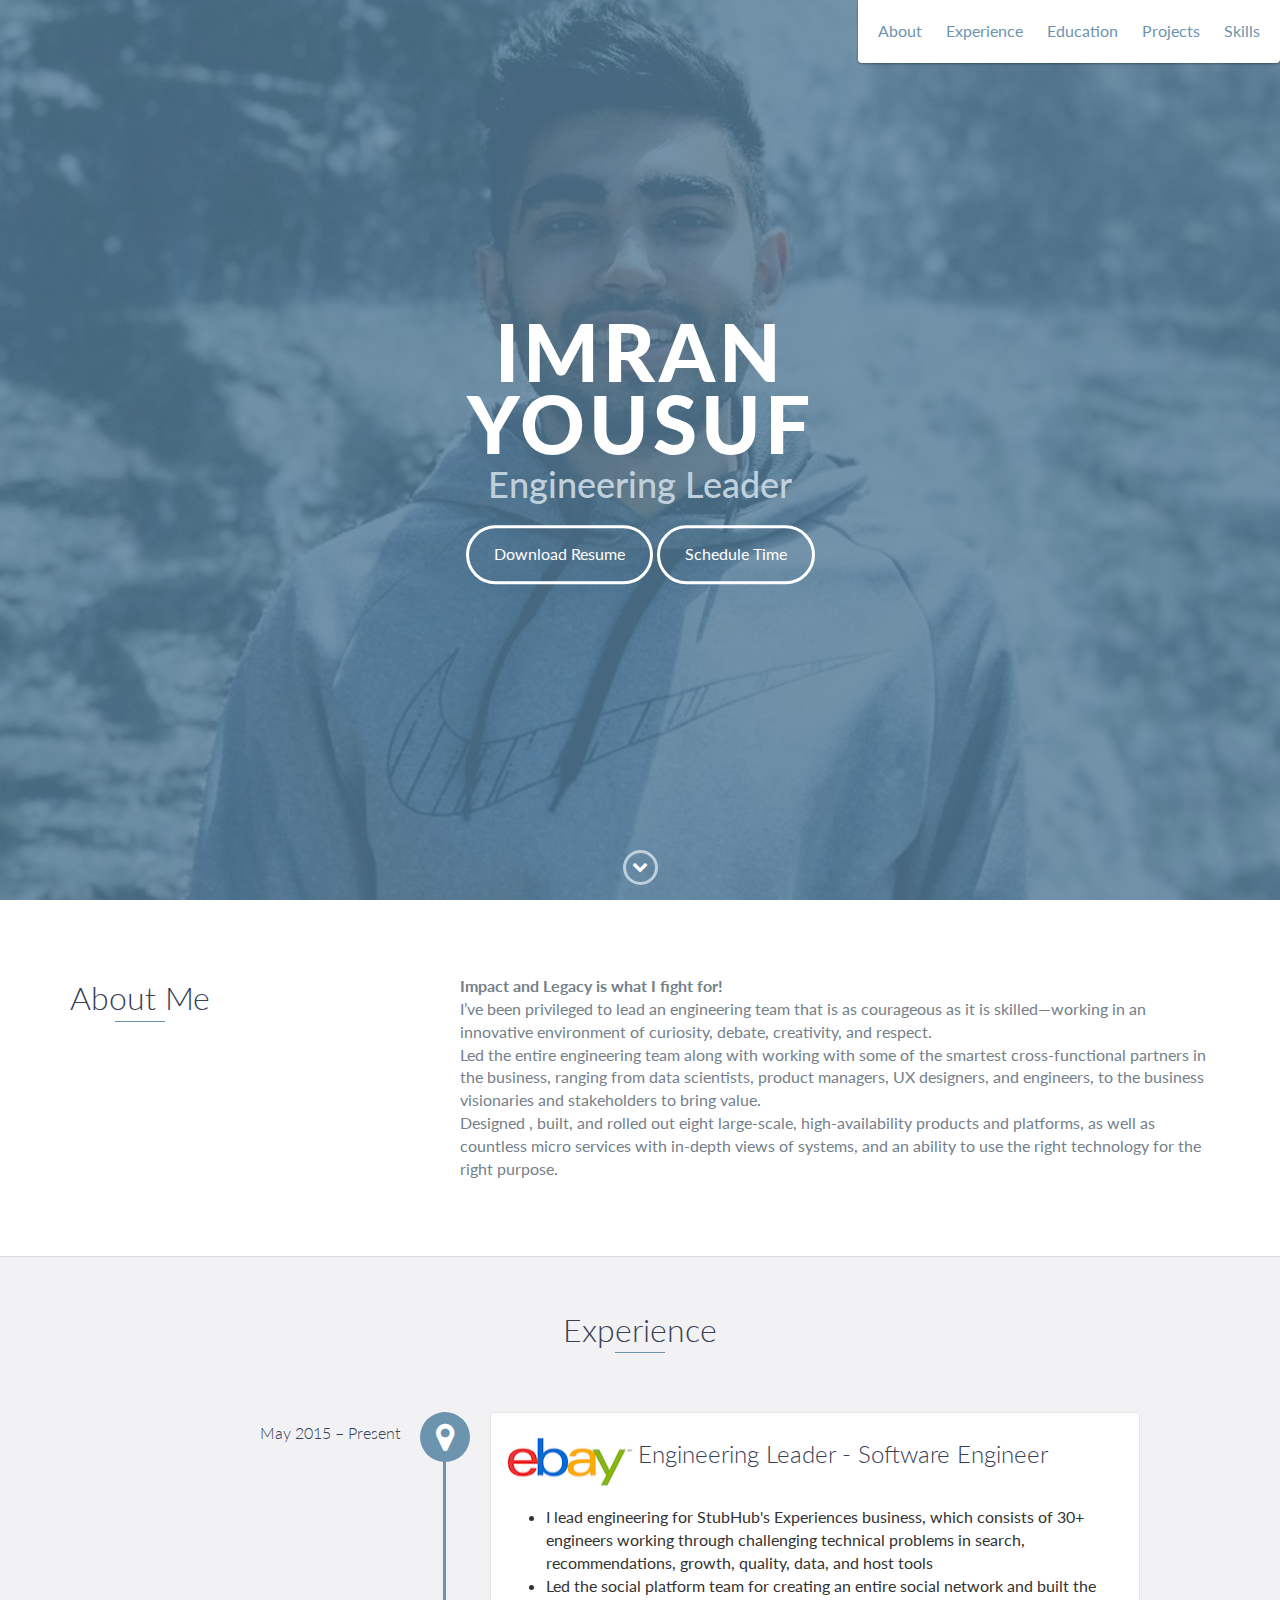
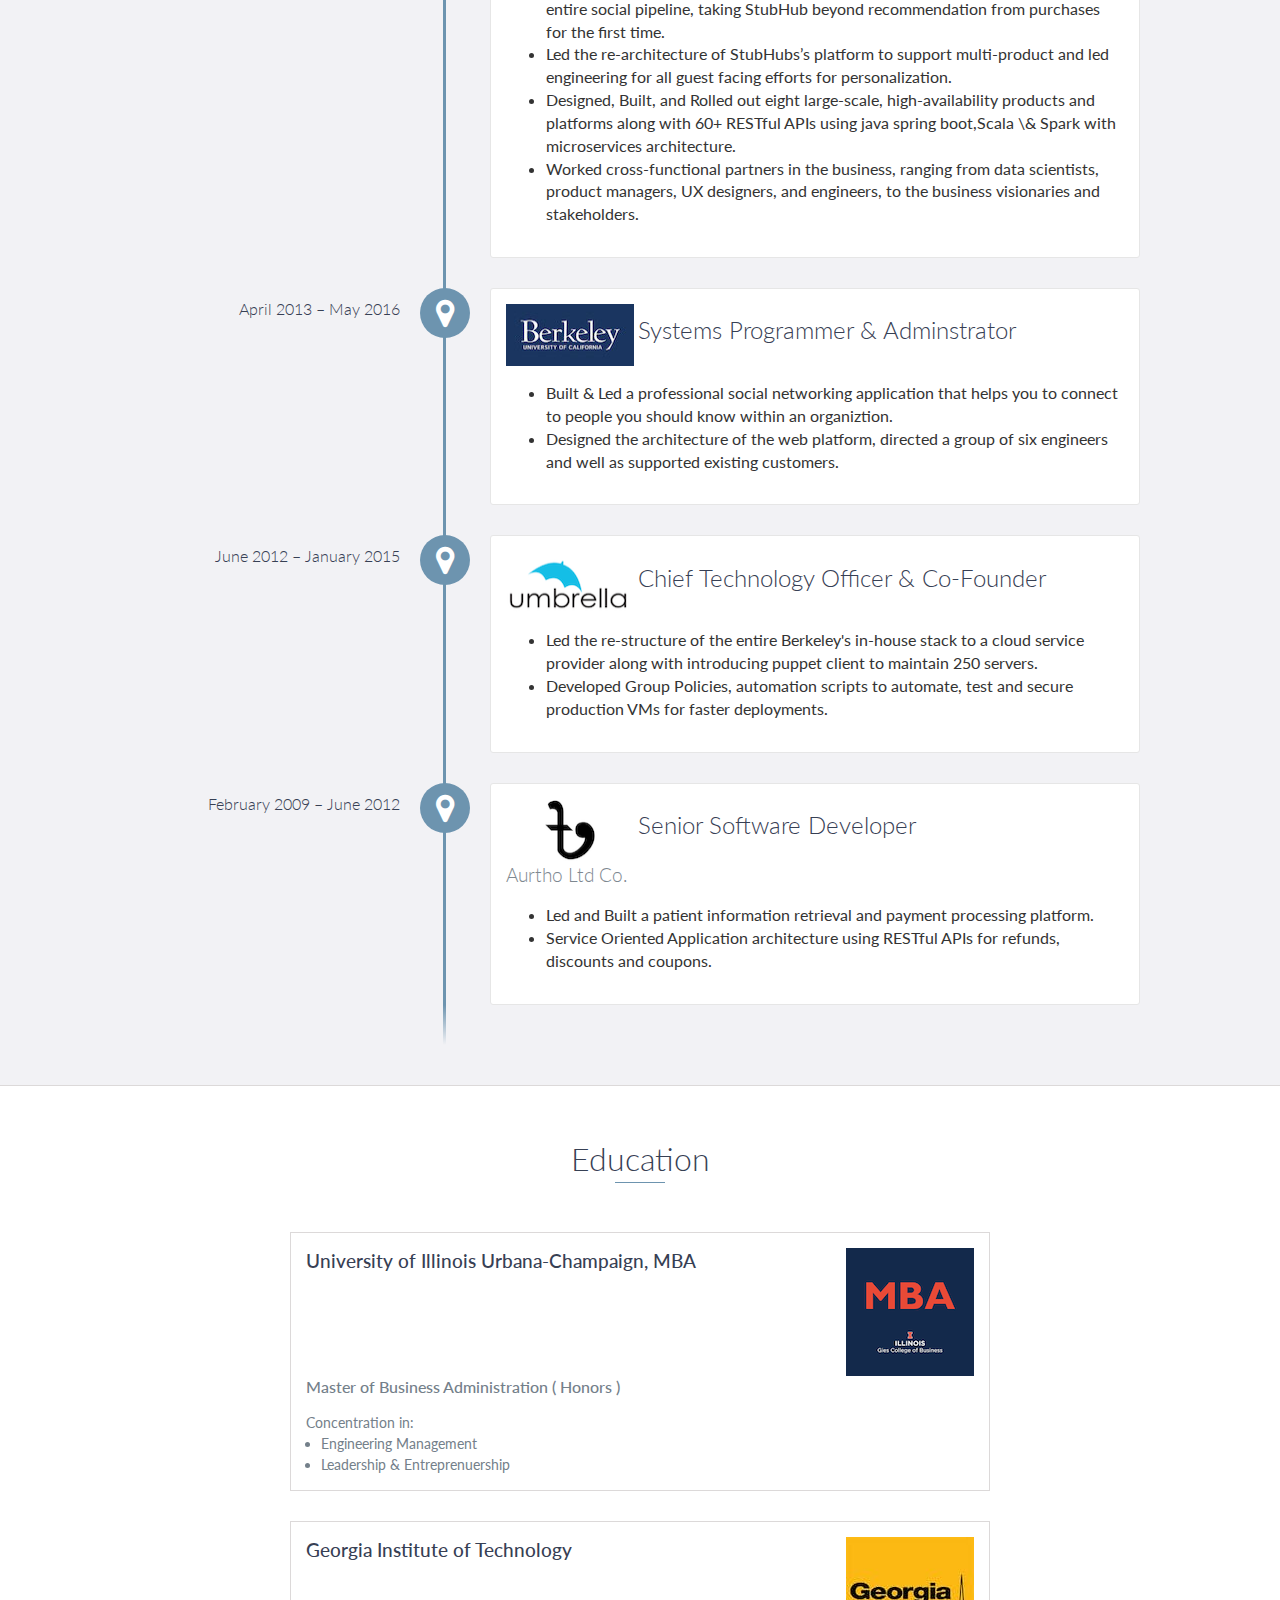
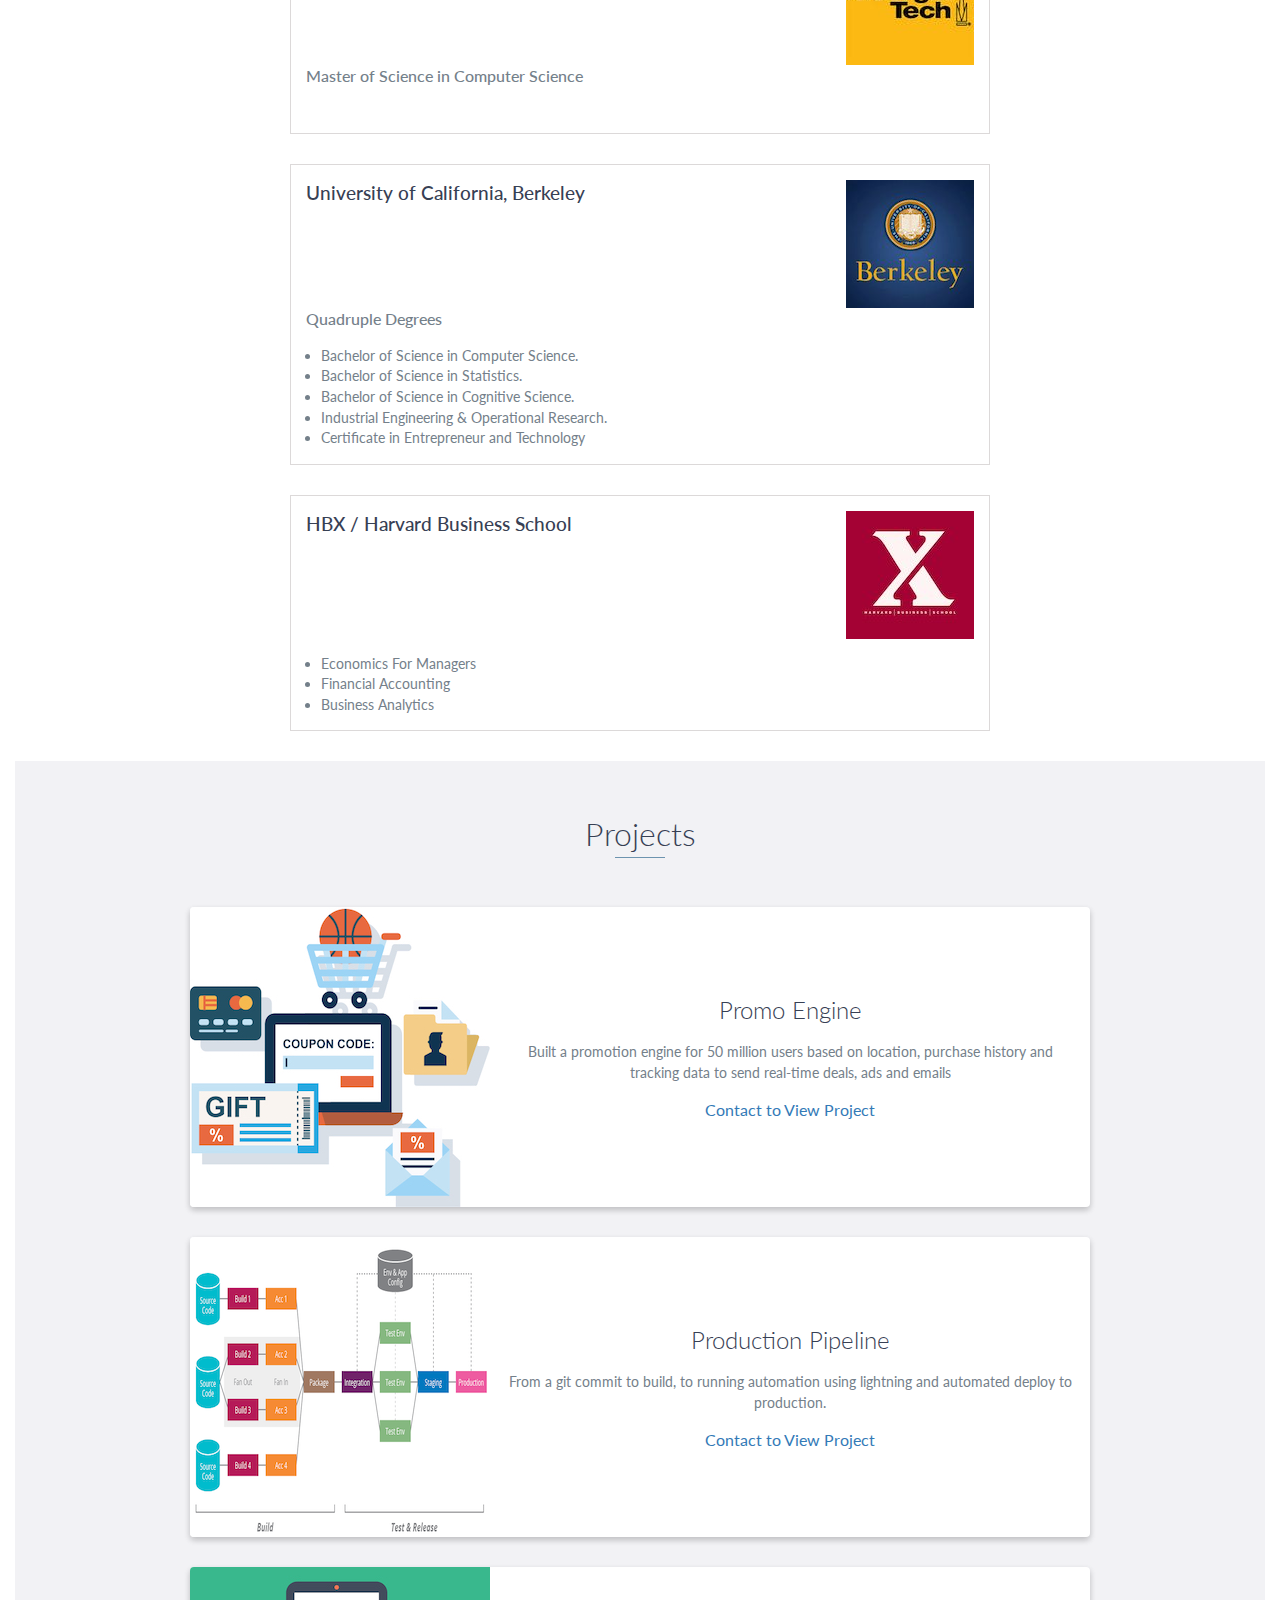
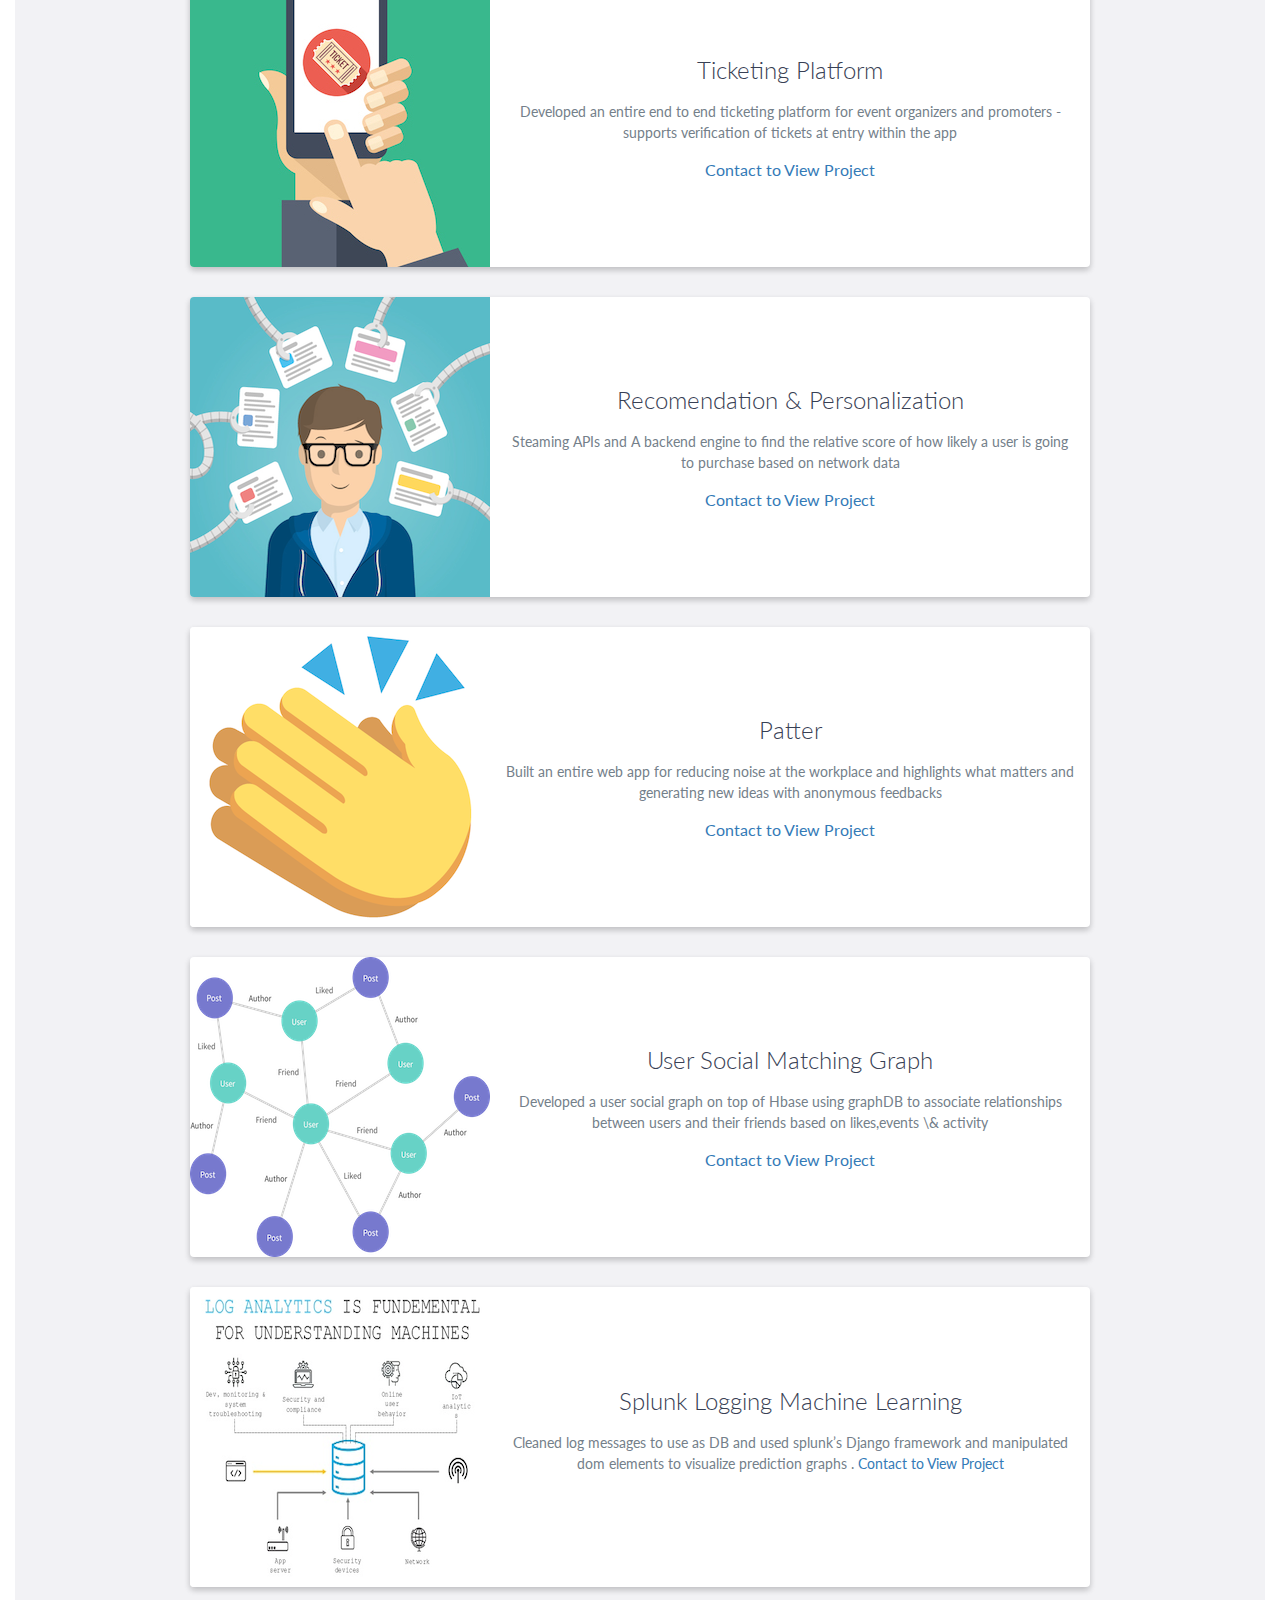
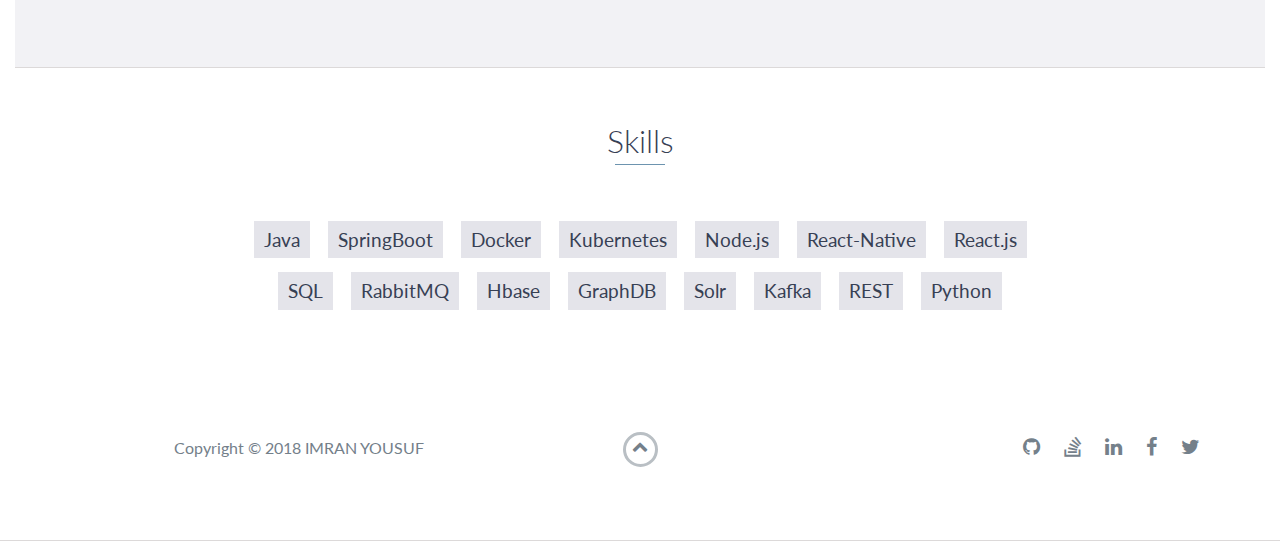
<file: index.html>
<!DOCTYPE html>
<html class="no-js" lang="en">

<head>
    <meta charset="utf-8">
    <meta http-equiv="X-UA-Compatible" content="IE=edge">
    <meta name="viewport" content="width=device-width, initial-scale=1">
    <title>Imran Yousuf</title>
	<link rel="shortcut icon" href="favicon.ico" type="image/x-icon">
	<link rel="icon" href="favicon.ico" type="image/x-icon">
    <link href="https://fonts.googleapis.com/css?family=Lato:300,400,700,900" rel="stylesheet">
    <link rel="stylesheet" href="libs/font-awesome/css/font-awesome.min.css">
    <link href="css/bootstrap.min.css" rel="stylesheet">
    <link href="css/styles.css" rel="stylesheet">
</head>

<body>
    <div id="mobile-menu-open" class="shadow-large">
        <i class="fa fa-bars" aria-hidden="true"></i>
    </div>
    <!-- End #mobile-menu-toggle -->
    <header>
        <div id="mobile-menu-close">
            <span>Close</span> <i class="fa fa-times" aria-hidden="true"></i>
        </div>
        <ul id="menu" class="shadow">
            <li>
                <a href="#about">About</a>
            </li>
            <li>
                <a href="#experience">Experience</a>
            </li>
            <li>
                <a href="#education">Education</a>
            </li>
            <li>
                <a href="#projects">Projects</a>
            </li>
            <li>
                <a href="#skills">Skills</a>
            </li>
        </ul>
    </header>
    <!-- End header -->

    <div id="lead">
        <div id="lead-content">
            <h1>Imran Yousuf</h1>
            <h2>Engineering Leader</h2>
            <a href="http://imyousuf.com/resume_imran.pdf" target="_blank" class="btn-rounded-white">Download Resume</a>
            <a href="https://outlook.office365.com/owa/calendar/ImranYousuf@ebayinc.onmicrosoft.com/bookings/" target="_blank" class="btn-rounded-white">Schedule Time</a>
            
        </div>
        <!-- End #lead-content -->

        <div id="lead-overlay"></div>

        <div id="lead-down">
            <span>
                <i class="fa fa-chevron-down" aria-hidden="true"></i>
            </span>
        </div>
        <!-- End #lead-down -->
    </div>
    <!-- End #lead -->

    <div id="about">
        <div class="container">
            <div class="row">
                <div class="col-md-4">
                    <h2 class="heading">About Me</h2>
                </div>
                <div class="col-md-8">
                    <p>
                       <b>Impact and Legacy is what I fight for!</b> <br>
                       I’ve been privileged to lead an engineering team that is as courageous as it is skilled—working in an innovative environment of curiosity, debate, creativity, and respect.<br>
                       Led the entire engineering team along with working with some of the smartest cross-functional partners in the business, ranging from data scientists, product managers, UX designers, and engineers, to the business visionaries and stakeholders to bring value.<br>
                       Designed , built, and rolled out eight large-scale, high-availability products and platforms, as well as countless micro services with in-depth views of systems, and an ability to use the right technology for the right purpose.


                    </p>
                </div>
            </div>
        </div>
    </div>
    <!-- End #about -->

    <div id="experience" class="background-alt">
        <h2 class="heading">Experience</h2>
        <div id="experience-timeline">
            <div data-date="May 2015 – Present">
                <img src="images/ebay.png" height="62" width="128">
                <h3>Engineering Leader - Software Engineer</h3>
                <h4></h4>
                <ul>
                        <li>
                            I lead engineering for StubHub's Experiences business, which consists of 30+ engineers working through challenging technical problems in search, recommendations, growth, quality, data, and host tools
                        </li>
                        <li>
                            Led the social platform team for creating an entire social network and built the entire social pipeline, taking StubHub beyond recommendation from purchases for the first time.
                        </li>
                        <li>
                            Led the re-architecture of StubHubs’s platform to support multi-product and led engineering for all guest facing efforts for personalization. 
                        </li>
                        <li>
                            Designed, Built, and Rolled out eight large-scale, high-availability products and platforms along with 60+ RESTful APIs using java spring boot,Scala \& Spark with microservices architecture.
                        </li>
                        <li>
                            Worked cross-functional partners in the business, ranging from data scientists, product managers, UX designers, and engineers, to the business visionaries and stakeholders.
                        </li>
  
    
                    </ul>
            </div>

            <div data-date="April 2013 – May 2016">
                <img src="images/berkeleyWork.jpg" height="62" width="128">
                <h3>Systems Programmer & Adminstrator</h3>
                <h4></h4>
                <ul>
                        <li>
                            Built & Led a professional social networking application that helps you to connect to people you should know within an organiztion.
                        </li>
                        <li>
                            Designed the architecture of the web platform, directed a group of six engineers and well as supported existing customers. 
                        </li>
    
                    </ul>
            </div>

            <div data-date="June 2012 – January 2015">
                <img src="images/umbrella.png" height="62" width="128">
                <h3>Chief Technology Officer & Co-Founder</h3>
                <h4></h4>
                <ul>
                        <li>
                            Led the re-structure of the entire Berkeley's in-house stack to a cloud service provider along with introducing puppet client to maintain 250 servers.
                        </li>
                        <li>
                            Developed Group Policies, automation scripts to automate, test and secure production VMs for faster deployments.
                        </li>
                    </ul>
            </div>

            <div data-date="February 2009 – June 2012">
                <img src="images/aurto.png" height="62" width="128">
                <h3>Senior Software Developer</h3>
                <h4>Aurtho Ltd Co.</h4>
                <ul>
                        <li>
                            Led and Built a patient information retrieval and payment processing platform.
                        </li>
                        <li>
                            Service Oriented Application architecture using RESTful APIs for refunds, discounts and coupons.
                        </li>
                    </ul>
            </div>


        </div>
    </div>
    <!-- End #experience -->

    <div id="education">
        <h2 class="heading">Education</h2>
        <div class="education-block">
            <span class="education-date"><img src="images/mba.png" height="128" width="128"></span>
            <h3> University of Illinois Urbana-Champaign, MBA</h3>
            <h4>Master of Business Administration ( Honors )</h4>
            
            <p>Concentration in:</p>
            <ul>
                <li>
                    Engineering Management
                </li>
                <li>
                    Leadership & Entreprenuership
                </li>
            </ul>
        </div>
        <!-- End .education-block -->

        <div class="education-block">
            <span class="education-date"><img src="images/gt.jpg" height="128" width="128"></span>
            <h3>Georgia Institute of Technology</h3><br>
            <h4>Master of Science in Computer Science</h4>
            <h4></h4>
        </div>
        <!-- End .education-block -->


        <div class="education-block">
            <span class="education-date"><img src="images/berkeley.png" height="128" width="128"></span>
            <h3> University of California, Berkeley</h3>
            <h4 >Quadruple Degrees</h4>
            <ul>
                <li>
                    Bachelor of Science in Computer Science.
                </li>
                <li>
                    Bachelor of Science in Statistics.
                </li>
                <li>
                    Bachelor of Science in Cognitive Science.
                </li>
                <li>
                    Industrial Engineering & Operational Research.
                </li>
                <li>
                   Certificate in Entrepreneur and Technology
                </li>
            </ul>
        </div>
        <!-- End .education-block -->



        <div class="education-block">
                <span class="education-date"><img src="images/harvard.jpg" height="128" width="128"></span>
            <h3>HBX / Harvard Business School</h3>
           
            <h4></h4>

            <ul>
                <li>
                    Economics For Managers 
                </li>
                <li>
                    Financial Accounting
                </li>
                <li>
                    Business Analytics
                </li>
            </ul>
        </div>
        <!-- End .education-block -->



    <div id="projects" class="background-alt">
        <h2 class="heading">Projects</h2>
        <div class="container">
            <div class="row">
                <div class="project shadow-large">
                    <div class="project-image">
                        <img src="images/promotion-engine.jpg" />
                    </div>
                    <!-- End .project-image -->
                    <div class="project-info">
                        <h3>Promo Engine</h3>
                        <p>
                            Built a promotion engine for 50 million users based on location, purchase history and tracking data to send real-time deals, ads and emails                        </p>
                        <a href="#contact">Contact to View Project</a>
                    </div>
                    <!-- End .project-info -->
                </div>
                <!-- End .project -->



                <div class="project shadow-large">
                    <div class="project-image">
                        <img src="images/pipeline.png" />
                    </div>
                    <!-- End .project-image -->
                    <div class="project-info">
                        <h3>Production Pipeline</h3>
                        <p>
                            From a git commit to build, to running automation using lightning and automated deploy to production.
                        </p>
                        <a href="#contact">Contact to View Project</a>
                    </div>
                    <!-- End .project-info -->
                </div>
                <!-- End .project -->





                    <div class="project shadow-large">
                            <div class="project-image">
                                <img src="images/tickets.jpg" />
                            </div>
                            <!-- End .project-image -->
                            <div class="project-info">
                                <h3>Ticketing Platform</h3>
                                <p>
                                    Developed an entire end to end ticketing platform for event organizers and promoters - supports verification of tickets at entry within the app                                </p>
                                <a href="#contact">Contact to View Project</a>
                            </div>
                            <!-- End .project-info -->
                        </div>
                        <!-- End .project -->



                        <div class="project shadow-large">
                                <div class="project-image">
                                    <img src="images/recomendation.png" />
                                </div>
                                <!-- End .project-image -->
                                <div class="project-info">
                                    <h3>Recomendation & Personalization</h3>
                                    <p>
                                        Steaming APIs and A backend engine to find the relative score of how likely a user is going to purchase based on  network data</p>
                                    <a href="#contact">Contact to View Project</a>
                                </div>
                                <!-- End .project-info -->
                            </div>
                            <!-- End .project -->



                            <div class="project shadow-large">
                                    <div class="project-image">
                                        <img src="images/patter.png" />
                                    </div>
                                    <!-- End .project-image -->
                                    <div class="project-info">
                                        <h3>Patter</h3>
                                        <p>
                                                Built an entire web app for reducing noise at the workplace and highlights what matters and generating new ideas with anonymous feedbacks                                        </p>
                                        <a href="#contact">Contact to View Project</a>
                                    </div>
                                    <!-- End .project-info -->
                                </div>
                                <!-- End .project -->

                                <div class="project shadow-large">
                                    <div class="project-image">
                                        <img src="images/mainGraph.png" />
                                    </div>
                                    <!-- End .project-image -->
                                    <div class="project-info">
                                        <h3>User Social Matching Graph</h3>
                                        <p>
                                                Developed a user social graph on top of Hbase using graphDB to associate relationships between users and their friends based on likes,events \& activity                                        </p>
                                        <a href="#contact">Contact to View Project</a>
                                    </div>
                                    <!-- End .project-info -->
                                </div>
                                <!-- End .project -->




                                    <div class="project shadow-large">
                                            <div class="project-image">
                                                <img src="images/machine.png" />
                                            </div>
                                            <!-- End .project-image -->
                                            <div class="project-info">
                                                <h3>Splunk Logging Machine Learning</h3>
                                                <p>
                                                        Cleaned log messages to use as DB and
                                                        used splunk’s Django framework and
                                                        manipulated dom elements to
                                                        visualize prediction graphs  .
                                                <a href="#contact">Contact to View Project</a>
                                            </div>
                                            <!-- End .project-info -->
                                        </div>
                                        <!-- End .project -->
            </div>
        </div>
    </div>
    <!-- End #projects -->

    <div id="skills">
        <h2 class="heading">Skills</h2>
        <ul>
            <li>Java</li>
            <li>SpringBoot</li>
            <li>Docker</li>
            <li>Kubernetes</li>
            <li>Node.js</li>
            <li>React-Native</li>
            <li>React.js</li>
            <li>SQL</li>
            <li>RabbitMQ</li>
            <li>Hbase</li>
            <li>GraphDB</li>
            <li>Solr</li>
            <li>Kafka</li>
            <li>REST</li>
            <li>Python</li>

        </ul>
    </div>
    <!-- End #skills -->


    <footer>
        <div class="container">
            <div class="row">
                <div class="col-sm-5 copyright">
                    <p>
                        Copyright &copy; 2018 IMRAN YOUSUF
                    </p>
                </div>
                <div class="col-sm-2 top">
                    <span id="to-top">
                        <i class="fa fa-chevron-up" aria-hidden="true"></i>
                    </span>
                </div>
                <div class="col-sm-5 social">
                    <ul>
                        <li>
                            <a href="https://github.com/imranyousuf" target="_blank"><i class="fa fa-github" aria-hidden="true"></i></a>
                        </li>
                        <li>
                            <a href="https://stackoverflow.com/" target="_blank"><i class="fa fa-stack-overflow" aria-hidden="true"></i></a>
                        </li>
                        <li>
                            <a href="https://www.linkedin.com/in/imranmyousuf/" target="_blank"><i class="fa fa-linkedin" aria-hidden="true"></i></a>
                        </li>
                        <li>
                            <a href="https://www.facebook.com/imyousuf" target="_blank"><i class="fa fa-facebook" aria-hidden="true"></i></a>
                        </li>
                        <li>
                            <a href="https://twitter.com/imranusup" target="_blank"><i class="fa fa-twitter" aria-hidden="true"></i></a>
                        </li>
                    </ul>
                </div>
            </div>
        </div>
    </footer>
    <!-- End footer -->

    <script src="https://ajax.googleapis.com/ajax/libs/jquery/1.12.4/jquery.min.js"></script>
    <script src="js/scripts.min.js"></script>
</body>

</html>
</file>
<file: css/styles.css>
/*!
    Title: Dev Portfolio Template
    Version: 1.2.1
    Last Change: 08/28/2017
    Author: Ryan Fitzgerald
    Repo: https://github.com/RyanFitzgerald/devportfolio-template
    Issues: https://github.com/RyanFitzgerald/devportfolio-template/issues

    Description: This file contains all the styles associated with the page
    that don't come from third party libraries. This file gets compiled using
    Gulp and send to the /css folder which is then loaded on the page.
*/body{font-family:'Lato', sans-serif;font-size:16px}body.active{overflow:hidden;z-index:-1}.no-js #experience-timeline>div{background:#fff;padding:10px;margin-bottom:10px;border:1px solid #dcd9d9}.no-js #experience-timeline>div h3{font-size:1.5em;font-weight:300;color:#374054;display:inline-block;margin:0}.no-js #experience-timeline>div h4{font-size:1.2em;font-weight:300;color:#7e8890;margin:0 0 15px 0}.no-js #experience-timeline>div p{color:#74808a;font-size:0.9em;margin:0}.no-js #experience-timeline:before,.no-js #experience-timeline:after{content:none}@keyframes dropHeader{0%{transform:translateY(-100%)}100%{transform:translateY(0)}}header{position:absolute;top:0;left:0;right:0;text-align:center;z-index:10;animation-name:dropHeader;animation-iteration-count:1;animation-timing-function:ease;animation-duration:0.75s}header ul{display:inline-block;background:#fff;text-align:center;padding:10px;margin:0;border-bottom-right-radius:4px;border-bottom-left-radius:4px;float:right}header li{display:inline-block}header a{display:block;color:#6d94af;padding:10px}header a:hover{color:#527b97;text-decoration:none;background:#eee;border-radius:4px}header a:focus{color:#6d94af;text-decoration:none}header.active{display:block}header.sticky{position:fixed;z-index:999}#menu.active{display:block}#mobile-menu-open{display:none;cursor:pointer;position:fixed;right:15px;top:10px;color:#6d94af;font-size:1.5em;z-index:20;padding:0 7px;border-radius:4px;background:#fff}#mobile-menu-close{display:none;text-align:right;width:100%;background:#fff;font-size:1.5em;padding-right:15px;padding-top:10px;cursor:pointer;color:#6d94af}#mobile-menu-close span{font-size:0.5em;text-transform:uppercase}#mobile-menu-close i{vertical-align:middle}footer{padding:50px 0}.copyright{padding-top:20px}.copyright p{margin:0;color:#74808a}.top{text-align:center}.top span{cursor:pointer;display:block;margin:15px auto 0 auto;width:35px;height:35px;border-radius:50%;border:3px solid #b9bfc4;text-align:center}.top i{color:#74808a}.social{text-align:right}.social ul{margin:5px 0 0 0;padding:0}.social li{display:inline-block;font-size:1.25em;list-style:none}.social a{display:block;color:#74808a;padding:10px}.social a:hover{color:#6d94af}.btn-rounded-white{display:inline-block;color:#fff;padding:15px 25px;border:3px solid #fff;border-radius:30px;transition:.5s ease all}.btn-rounded-white:hover{color:#6d94af;background:#fff;text-decoration:none}.shadow{box-shadow:0 1px 3px rgba(0,0,0,0.12),0 1px 2px rgba(0,0,0,0.24)}.shadow-large{box-shadow:0 3px 6px rgba(0,0,0,0.08),0 3px 6px rgba(0,0,0,0.15)}.heading{position:relative;display:inline-block;font-size:2em;font-weight:300;margin:0 0 30px 0}.heading:after{position:absolute;content:'';top:100%;height:1px;width:50px;left:0;right:0;margin:0 auto;background:#6d94af}.background-alt{background:#f2f2f5}#lead{position:relative;height:100vh;min-height:500px;max-height:1080px;background:url(../images/lead-bg.jpg);background-size:cover;padding:15px;overflow:hidden}#lead-content{position:absolute;z-index:10;top:50%;left:50%;transform:translate(-50%, -50%);text-align:center}#lead-content h1,#lead-content h2{margin:0}#lead-content h1{color:#fff;font-weight:900;font-size:5em;text-transform:uppercase;letter-spacing:0.05em;line-height:0.9em}#lead-content h2{color:#bfd0dc;font-weight:500;font-size:2.25em;margin-bottom:15px}#lead-overlay{position:absolute;height:100%;width:100%;top:0;right:0;bottom:0;left:0;background:rgba(82,123,151,0.8);z-index:1}#lead-down{position:absolute;left:0;right:0;width:100%;text-align:center;z-index:10;bottom:15px;color:#fff}#lead-down span{cursor:pointer;display:block;margin:0 auto;width:35px;height:35px;border-radius:50%;border:3px solid #bfd0dc;text-align:center}#lead-down i{animation:pulsate 1.5s ease;animation-iteration-count:infinite;padding-top:5px}@keyframes pulsate{0%{transform:scale(1, 1)}50%{transform:scale(1.2, 1.2)}100%{transform:scale(1, 1)}}#about{padding:75px 15px;border-bottom:1px solid #dcd9d9}#about h2{color:#374054}#about p{color:#74808a;margin:0}#experience{padding:50px 15px;text-align:center;border-bottom:1px solid #dcd9d9}#experience h2{color:#374054}#experience-timeline{margin:30px auto 0 auto;position:relative;max-width:1000px}#experience-timeline:before{position:absolute;content:'';top:0;bottom:0;left:303px;right:auto;height:100%;width:3px;background:#6d94af;z-index:0}#experience-timeline:after{position:absolute;content:'';width:3px;height:40px;background:#6d94af;background:linear-gradient(to bottom, #6d94af, rgba(109,148,175,0));top:100%;left:303px}.vtimeline-content{margin-left:350px;background:#fff;border:1px solid #e6e6e6;padding:15px;border-radius:3px;text-align:left}.vtimeline-content h3{font-size:1.5em;font-weight:300;color:#374054;display:inline-block;margin:0}.vtimeline-content h4{font-size:1.2em;font-weight:300;color:#7e8890;margin:0 0 15px 0}.vtimeline-content p{color:#74808a;font-size:0.9em;margin:0}.vtimeline-point{position:relative;display:block;vertical-align:top;margin-bottom:30px}.vtimeline-icon{position:relative;color:#fff;width:50px;height:50px;background:#6d94af;border-radius:50%;float:left;z-index:99;margin-left:280px}.vtimeline-icon i{display:block;font-size:2em;margin-top:10px}.vtimeline-date{width:260px;text-align:right;position:absolute;left:0;top:10px;font-weight:300;color:#374054}#education{padding:50px 15px 20px 15px;border-bottom:1px solid #dcd9d9;text-align:center}#education h2{color:#374054;margin-bottom:50px}.education-block{max-width:700px;margin:0 auto 30px auto;padding:15px;border:1px solid #dcd9d9;text-align:left}.education-block h3{font-weight:500;float:left;margin:0;color:#374054}.education-block span{color:#74808a;float:right}.education-block h4{color:#74808a;clear:both;font-weight:500;margin:0 0 15px 0}.education-block p,.education-block ul{margin:0;color:#74808a;font-size:0.9em}.education-block ul{padding:0 0 0 15px}#projects{padding:50px 15px;border-bottom:1px solid #dcd9d9;text-align:center}#projects h2{color:#374054;margin-bottom:50px}.project{position:relative;max-width:900px;margin:0 auto 30px auto;overflow:hidden;background:#fff;border-radius:4px}.project-image{float:left}.project-info{position:absolute;top:50%;transform:translateY(-50%);margin-left:300px;padding:15px}.project-info h3{font-size:1.5em;font-weight:300;color:#374054;margin:0 0 15px 0}.project-info p{color:#74808a;margin:0 0 15px 0;font-size:0.9em}.no-image .project-info{position:relative;margin:0;padding:30px 15px;transform:none}#more-projects{display:none}#skills{padding:50px 15px;text-align:center}#skills h2{color:#374054;margin-bottom:50px}#skills ul{display:block;margin:0 auto;padding:0;max-width:800px}#skills li{display:inline-block;margin:7px;padding:5px 10px;color:#374054;background:#e4e4ea;list-style:none;cursor:default;font-size:1.2em}#contact{padding:50px 15px;background:#6d94af;text-align:center}#contact h2{margin:0 0 15px 0;color:#fff;font-weight:500}#contact-form{max-width:500px;margin:0 auto}#contact-form input,#contact-form textarea{display:block;width:100%;padding:10px;border-radius:4px;border:none;margin-bottom:10px;background:#496d86;color:#fff;transition:.5s ease all}#contact-form input::-webkit-input-placeholder,#contact-form textarea::-webkit-input-placeholder{color:#fff}#contact-form input:-moz-placeholder,#contact-form textarea:-moz-placeholder{color:#fff;opacity:1}#contact-form input::-moz-placeholder,#contact-form textarea::-moz-placeholder{color:#fff;opacity:1}#contact-form input:-ms-input-placeholder,#contact-form textarea:-ms-input-placeholder{color:#fff}#contact-form input:focus,#contact-form textarea:focus{outline:none;background:#375265}#contact-form textarea{height:150px;resize:none}#contact-form button{display:block;width:100%;background:#fff;border-radius:4px;padding:5px 10px;border:none;color:#6d94af;font-weight:700;box-shadow:0 1px 3px rgba(0,0,0,0.12),0 1px 2px rgba(0,0,0,0.24);transition:.5s ease all}#contact-form button:hover{box-shadow:0 10px 20px rgba(0,0,0,0.19),0 6px 6px rgba(0,0,0,0.23)}.optional-section{padding:50px 15px;text-align:center;border-top:1px solid #dcd9d9}.optional-section h2{color:#374054}.optional-section-block{max-width:700px;margin:0 auto 30px auto;padding:15px;border:1px solid #dcd9d9;background:#fff;text-align:left}.optional-section-block h3{font-weight:500;margin:0 0 15px 0;color:#374054}.optional-section-block h4{color:#74808a;clear:both;font-weight:500;margin:0 0 15px 0}.optional-section-block p,.optional-section-block ul{margin:0 0 15px 0;color:#74808a;font-size:0.9em}.optional-section-block ul{padding:0 0 0 15px}@media only screen and (max-width: 750px){#experience-timeline:before,#experience-timeline:after{left:23px}.vtimeline-date{width:auto;text-align:left;position:relative;margin-bottom:15px;display:block;margin-left:70px}.vtimeline-icon{margin-left:0}.vtimeline-content{margin-left:70px}}@media only screen and (max-width: 992px){#lead{height:auto;min-height:auto;max-height:auto;padding:100px 15px}#lead-content{position:relative;transform:none;left:auto;top:auto}#lead-content h1{font-size:3em}#lead-content h2{font-size:1.75em}#about{text-align:center}#about p{text-align:left}}@media only screen and (max-width: 768px){header{position:fixed;display:none;z-index:999;animation:none;bottom:0;height:100%;float:left}#mobile-menu-open,#mobile-menu-close{display:block}#menu{height:100%;overflow-y:auto;box-shadow:none;border-radius:0;width:100%}#menu li{display:block;margin-bottom:10px}#lead-content h1{font-size:2em}#lead-content h2{font-size:1.3em}#lead-content a{padding:10px 20px}#lead-down{display:none}.education-block h3,.education-block span{float:none}.project-image{display:none}.project-info{position:relative;margin:0;padding:30px 15px;top:auto;transform:none}footer{text-align:center}.social{text-align:center}}@media only screen and (max-width: 480px){#lead-content h1{font-size:1.5em}#lead-content h2{font-size:1em}#lead-content a{font-size:0.9em;padding:5px 10px}}
</file>
